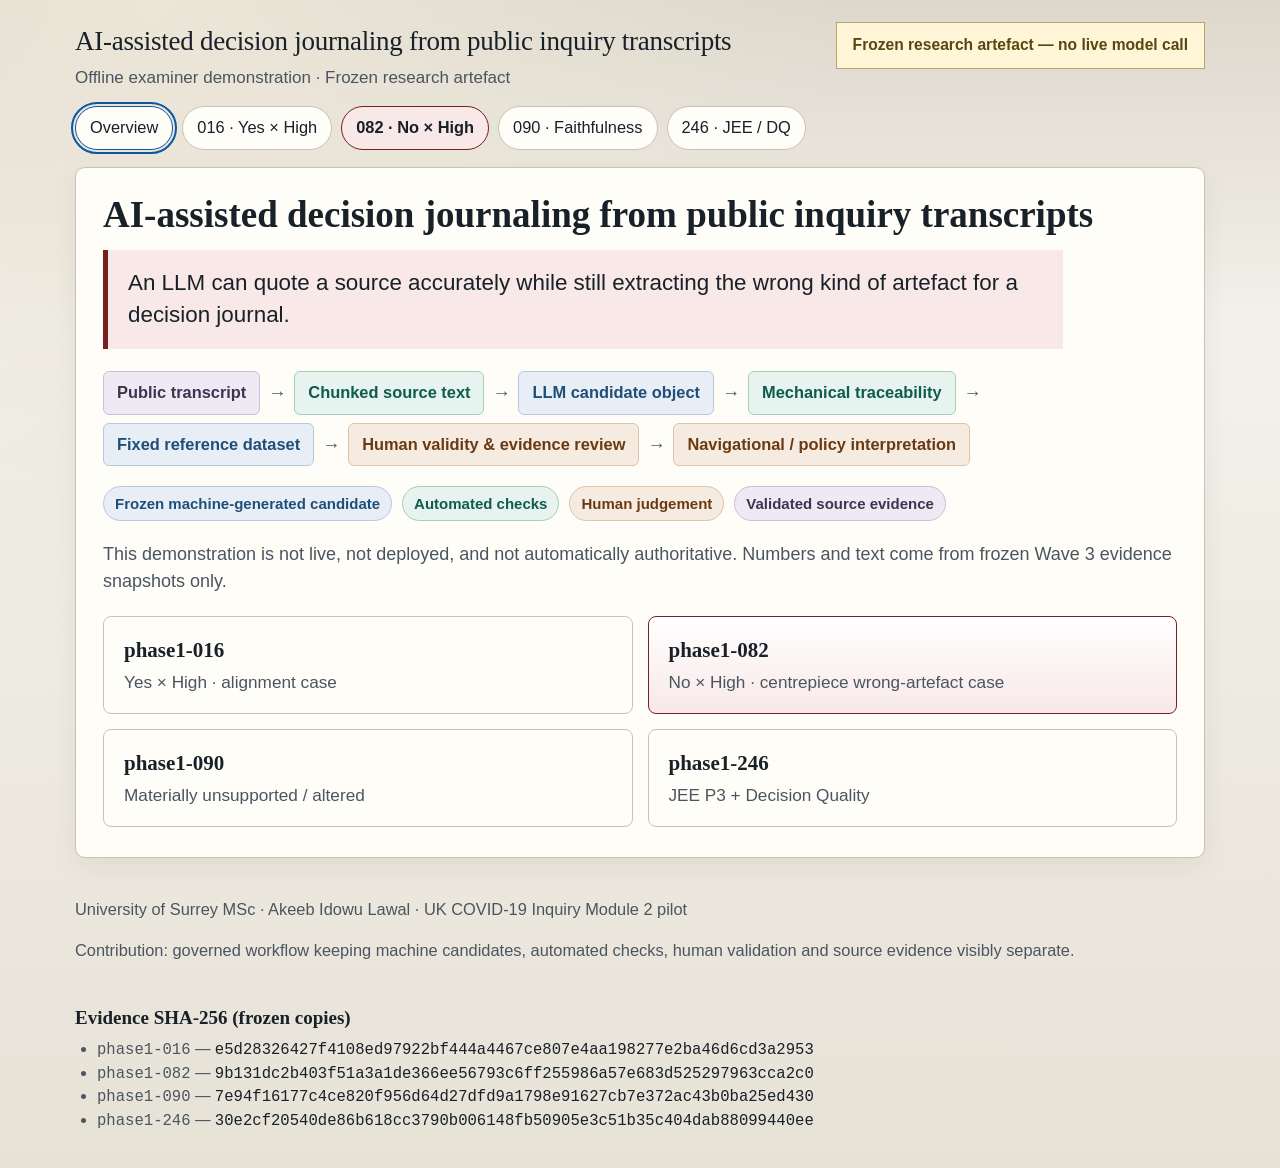
<file: demo/index.html>
<!DOCTYPE html>
<html lang="en-GB">
<head>
  <meta charset="utf-8">
  <meta name="viewport" content="width=device-width, initial-scale=1">
  <title>AI-assisted decision journaling — offline examiner demo</title>
  <link rel="stylesheet" href="demo.css">
</head>
<body>
  <a class="skip" href="#main">Skip to content</a>

  <header class="topbar">
    <div class="brand">
      <p class="brand-name">AI-assisted decision journaling from public inquiry transcripts</p>
      <p class="brand-sub">Offline examiner demonstration · Frozen research artefact</p>
    </div>
    <p class="freeze-banner" role="status">Frozen research artefact — no live model call</p>
  </header>

  <nav class="nav" aria-label="Demo sections">
    <button type="button" class="nav-btn active" data-target="landing">Overview</button>
    <button type="button" class="nav-btn" data-target="case-016">016 · Yes × High</button>
    <button type="button" class="nav-btn centrepiece" data-target="case-082">082 · No × High</button>
    <button type="button" class="nav-btn" data-target="case-090">090 · Faithfulness</button>
    <button type="button" class="nav-btn" data-target="case-246">246 · JEE / DQ</button>
  </nav>

  <main id="main">
    <section id="landing" class="panel active" aria-labelledby="landing-title">
      <h1 id="landing-title">AI-assisted decision journaling from public inquiry transcripts</h1>
      <p class="proposition">
        An LLM can quote a source accurately while still extracting the wrong kind of artefact for a decision journal.
      </p>

      <div class="workflow" aria-label="Frozen two-phase workflow">
        <div class="wf-step source">Public transcript</div>
        <span class="wf-arrow" aria-hidden="true">→</span>
        <div class="wf-step auto">Chunked source text</div>
        <span class="wf-arrow" aria-hidden="true">→</span>
        <div class="wf-step machine">LLM candidate object</div>
        <span class="wf-arrow" aria-hidden="true">→</span>
        <div class="wf-step auto">Mechanical traceability</div>
        <span class="wf-arrow" aria-hidden="true">→</span>
        <div class="wf-step machine">Fixed reference dataset</div>
        <span class="wf-arrow" aria-hidden="true">→</span>
        <div class="wf-step human">Human validity &amp; evidence review</div>
        <span class="wf-arrow" aria-hidden="true">→</span>
        <div class="wf-step human">Navigational / policy interpretation</div>
      </div>

      <ul class="legend">
        <li><span class="chip machine">Frozen machine-generated candidate</span></li>
        <li><span class="chip auto">Automated checks</span></li>
        <li><span class="chip human">Human judgement</span></li>
        <li><span class="chip source">Validated source evidence</span></li>
      </ul>

      <p class="limits">
        This demonstration is not live, not deployed, and not automatically authoritative.
        Numbers and text come from frozen Wave&nbsp;3 evidence snapshots only.
      </p>

      <div class="case-cards">
        <button type="button" class="card" data-target="case-016">
          <strong>phase1-016</strong>
          <span>Yes × High · alignment case</span>
        </button>
        <button type="button" class="card featured" data-target="case-082">
          <strong>phase1-082</strong>
          <span>No × High · centrepiece wrong-artefact case</span>
        </button>
        <button type="button" class="card" data-target="case-090">
          <strong>phase1-090</strong>
          <span>Materially unsupported / altered</span>
        </button>
        <button type="button" class="card" data-target="case-246">
          <strong>phase1-246</strong>
          <span>JEE P3 + Decision Quality</span>
        </button>
      </div>
    </section>

    <section id="case-016" class="panel case-panel" data-evidence="evidence/phase1-016.json" hidden></section>
    <section id="case-082" class="panel case-panel" data-evidence="evidence/phase1-082.json" hidden></section>
    <section id="case-090" class="panel case-panel" data-evidence="evidence/phase1-090.json" hidden></section>
    <section id="case-246" class="panel case-panel" data-evidence="evidence/phase1-246.json" hidden></section>

    <section id="noscript-fallback" class="panel" hidden>
      <h2>JavaScript is required for dynamic case loading</h2>
      <p>Open the evidence JSON files in <code>evidence/</code> and follow <code>DEMO_WALKTHROUGH.md</code>.</p>
    </section>
  </main>

  <footer class="footer">
    <p>University of Surrey MSc · Akeeb Idowu Lawal · UK COVID-19 Inquiry Module&nbsp;2 pilot</p>
    <p class="footer-note">Contribution: governed workflow keeping machine candidates, automated checks, human validation and source evidence visibly separate.</p>
  </footer>

  <noscript>
    <style>
      #landing { display: block !important; }
      .nav-btn { display: none; }
    </style>
    <div class="noscript-box">
      <p><strong>JavaScript is disabled.</strong> Use the printable/static walkthrough in <code>DEMO_WALKTHROUGH.md</code> and open files under <code>evidence/</code>.</p>
    </div>
  </noscript>

  <aside id="hash-panel" class="hash-panel" aria-label="Evidence file hashes">
    <h2 class="hash-title">Evidence SHA-256 (frozen copies)</h2>
    <ul id="hash-list" class="hash-list"></ul>
  </aside>

  <script src="evidence_embed.js"></script>
  <script src="demo.js" defer></script>
</body>
</html>
</file>
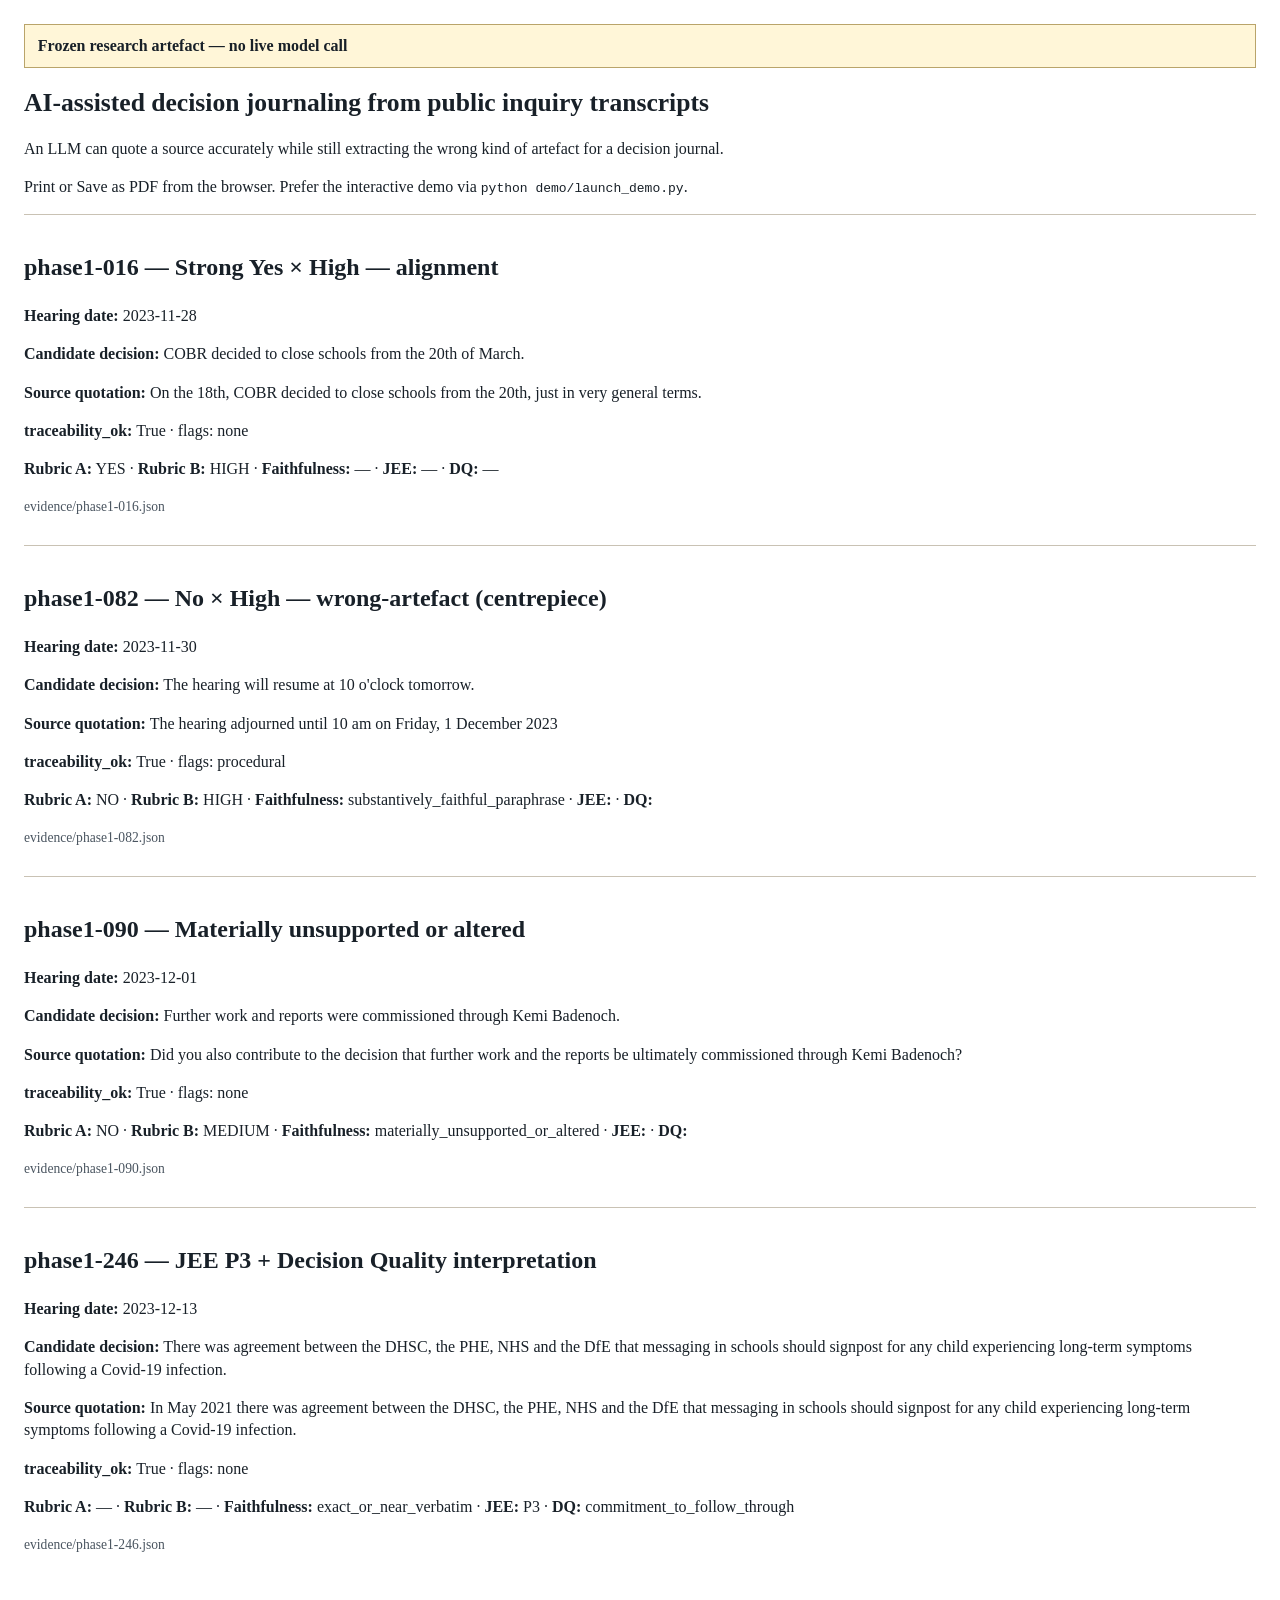
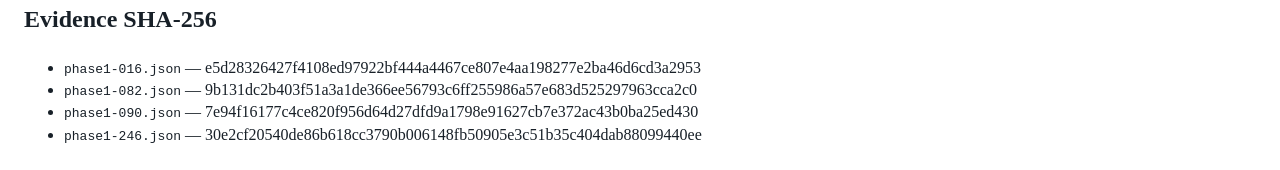
<file: demo/print.html>
<!DOCTYPE html>
<html lang="en-GB">
<head>
  <meta charset="utf-8">
  <title>Printable offline demo — AI-assisted decision journaling</title>
  <style>
    body { font-family: Georgia, "Times New Roman", serif; margin: 1.5rem; color: #182028; line-height: 1.4; }
    h1 { font-size: 1.6rem; }
    .banner { border: 1px solid #b9a46a; background: #fff6d8; padding: 0.6rem 0.8rem; font-weight: 650; }
    .case { border-top: 1px solid #c9c2b4; padding: 1rem 0; page-break-inside: avoid; }
    .path { color: #4a5560; font-size: 0.85rem; }
    @media print { .noprint { display: none; } }
  </style>
</head>
<body>
  <p class="banner">Frozen research artefact — no live model call</p>
  <h1>AI-assisted decision journaling from public inquiry transcripts</h1>
  <p>An LLM can quote a source accurately while still extracting the wrong kind of artefact for a decision journal.</p>
  <p class="noprint">Print or Save as PDF from the browser. Prefer the interactive demo via <code>python demo/launch_demo.py</code>.</p>
  
<section class="case">
  <h2>phase1-016 — Strong Yes × High — alignment</h2>
  <p><strong>Hearing date:</strong> 2023-11-28</p>
  <p><strong>Candidate decision:</strong> COBR decided to close schools from the 20th of March.</p>
  <p><strong>Source quotation:</strong> On the 18th, COBR decided to close schools from the 20th, just in very general terms.</p>
  <p><strong>traceability_ok:</strong> True

     · flags: none</p>
  <p><strong>Rubric A:</strong> YES

     · <strong>Rubric B:</strong> HIGH

     · <strong>Faithfulness:</strong> —

     · <strong>JEE:</strong> —

     · <strong>DQ:</strong> —</p>
  <p class="path">evidence/phase1-016.json</p>
</section>
<section class="case">
  <h2>phase1-082 — No × High — wrong-artefact (centrepiece)</h2>
  <p><strong>Hearing date:</strong> 2023-11-30</p>
  <p><strong>Candidate decision:</strong> The hearing will resume at 10 o&#x27;clock tomorrow.</p>
  <p><strong>Source quotation:</strong> The hearing adjourned until 10 am on Friday, 1 December 2023</p>
  <p><strong>traceability_ok:</strong> True

     · flags: procedural</p>
  <p><strong>Rubric A:</strong> NO

     · <strong>Rubric B:</strong> HIGH

     · <strong>Faithfulness:</strong> substantively_faithful_paraphrase

     · <strong>JEE:</strong> 

     · <strong>DQ:</strong> </p>
  <p class="path">evidence/phase1-082.json</p>
</section>
<section class="case">
  <h2>phase1-090 — Materially unsupported or altered</h2>
  <p><strong>Hearing date:</strong> 2023-12-01</p>
  <p><strong>Candidate decision:</strong> Further work and reports were commissioned through Kemi Badenoch.</p>
  <p><strong>Source quotation:</strong> Did you also contribute to the decision that further work and the reports be ultimately commissioned through Kemi Badenoch?</p>
  <p><strong>traceability_ok:</strong> True

     · flags: none</p>
  <p><strong>Rubric A:</strong> NO

     · <strong>Rubric B:</strong> MEDIUM

     · <strong>Faithfulness:</strong> materially_unsupported_or_altered

     · <strong>JEE:</strong> 

     · <strong>DQ:</strong> </p>
  <p class="path">evidence/phase1-090.json</p>
</section>
<section class="case">
  <h2>phase1-246 — JEE P3 + Decision Quality interpretation</h2>
  <p><strong>Hearing date:</strong> 2023-12-13</p>
  <p><strong>Candidate decision:</strong> There was agreement between the DHSC, the PHE, NHS and the DfE that messaging in schools should signpost for any child experiencing long-term symptoms following a Covid-19 infection.</p>
  <p><strong>Source quotation:</strong> In May 2021 there was agreement between the DHSC, the PHE, NHS and the DfE that messaging in schools should signpost for any child experiencing long-term symptoms following a Covid-19 infection.</p>
  <p><strong>traceability_ok:</strong> True

     · flags: none</p>
  <p><strong>Rubric A:</strong> —

     · <strong>Rubric B:</strong> —

     · <strong>Faithfulness:</strong> exact_or_near_verbatim

     · <strong>JEE:</strong> P3

     · <strong>DQ:</strong> commitment_to_follow_through</p>
  <p class="path">evidence/phase1-246.json</p>
</section>
  <h2>Evidence SHA-256</h2>
  <ul><li><code>phase1-016.json</code> — e5d28326427f4108ed97922bf444a4467ce807e4aa198277e2ba46d6cd3a2953</li><li><code>phase1-082.json</code> — 9b131dc2b403f51a3a1de366ee56793c6ff255986a57e683d525297963cca2c0</li><li><code>phase1-090.json</code> — 7e94f16177c4ce820f956d64d27dfd9a1798e91627cb7e372ac43b0ba25ed430</li><li><code>phase1-246.json</code> — 30e2cf20540de86b618cc3790b006148fb50905e3c51b35c404dab88099440ee</li></ul>
</body>
</html>
</file>
<file: demo/demo.css>
:root {
  --ink: #182028;
  --muted: #4a5560;
  --paper: #f3f1ea;
  --panel: #fffdf8;
  --line: #c9c2b4;
  --machine: #1f4e79;
  --machine-bg: #e8eef6;
  --auto: #0f5c4c;
  --auto-bg: #e6f3ef;
  --human: #6b3a12;
  --human-bg: #f6ebe0;
  --source: #3d3550;
  --source-bg: #eeeaf4;
  --warn: #7a1f1f;
  --warn-bg: #f8e8e8;
  --focus: #0b57a4;
  --max: 1180px;
}

*,
*::before,
*::after {
  box-sizing: border-box;
}

html {
  font-size: 20px;
}

body {
  margin: 0;
  color: var(--ink);
  background:
    radial-gradient(circle at 12% 0%, #ebe6d8 0%, transparent 42%),
    linear-gradient(180deg, #ded8cc 0%, var(--paper) 28%, #e7e2d6 100%);
  font-family: "Segoe UI", "Helvetica Neue", Arial, sans-serif;
  line-height: 1.45;
  min-height: 100vh;
}

.skip {
  position: absolute;
  left: -999px;
  top: 0;
}

.skip:focus {
  left: 1rem;
  top: 1rem;
  z-index: 20;
  background: #fff;
  padding: 0.5rem 0.75rem;
}

.topbar {
  display: flex;
  justify-content: space-between;
  gap: 1rem;
  align-items: flex-start;
  max-width: var(--max);
  margin: 0 auto;
  padding: 1.1rem 1.25rem 0.35rem;
}

.brand-name {
  margin: 0;
  font-family: Georgia, "Times New Roman", serif;
  font-size: 1.35rem;
  letter-spacing: -0.01em;
  max-width: 42rem;
}

.brand-sub {
  margin: 0.25rem 0 0;
  color: var(--muted);
  font-size: 0.85rem;
}

.freeze-banner {
  margin: 0;
  padding: 0.55rem 0.8rem;
  border: 1px solid #b9a46a;
  background: #fff6d8;
  color: #5a4710;
  font-size: 0.78rem;
  font-weight: 650;
  white-space: nowrap;
}

.nav {
  max-width: var(--max);
  margin: 0.4rem auto 0;
  padding: 0 1.25rem;
  display: flex;
  flex-wrap: wrap;
  gap: 0.45rem;
}

.nav-btn,
.card {
  appearance: none;
  border: 1px solid var(--line);
  background: var(--panel);
  color: var(--ink);
  cursor: pointer;
  font: inherit;
}

.nav-btn {
  padding: 0.45rem 0.7rem;
  border-radius: 999px;
  font-size: 0.82rem;
}

.nav-btn.active,
.nav-btn:focus-visible {
  outline: 2px solid var(--focus);
  outline-offset: 2px;
  border-color: var(--focus);
}

.nav-btn.centrepiece {
  border-color: var(--warn);
  background: var(--warn-bg);
  font-weight: 650;
}

main {
  max-width: var(--max);
  margin: 0.85rem auto 2rem;
  padding: 0 1.25rem;
}

.panel {
  display: none;
  background: var(--panel);
  border: 1px solid var(--line);
  border-radius: 10px;
  padding: 1.25rem 1.35rem 1.5rem;
  box-shadow: 0 10px 28px rgba(40, 32, 18, 0.06);
}

.panel.active {
  display: block;
}

h1,
h2,
h3 {
  font-family: Georgia, "Times New Roman", serif;
  line-height: 1.2;
  margin: 0 0 0.65rem;
}

h1 {
  font-size: 1.85rem;
}

h2 {
  font-size: 1.35rem;
}

.proposition {
  font-size: 1.12rem;
  max-width: 48rem;
  margin: 0 0 1.1rem;
  padding: 0.85rem 1rem;
  border-left: 5px solid var(--warn);
  background: var(--warn-bg);
}

.workflow {
  display: flex;
  flex-wrap: wrap;
  gap: 0.4rem;
  align-items: center;
  margin: 0 0 1rem;
}

.wf-step {
  padding: 0.45rem 0.65rem;
  border-radius: 6px;
  border: 1px solid transparent;
  font-size: 0.82rem;
  font-weight: 600;
}

.wf-arrow {
  color: var(--muted);
  font-size: 0.9rem;
}

.legend {
  list-style: none;
  display: flex;
  flex-wrap: wrap;
  gap: 0.5rem;
  padding: 0;
  margin: 0 0 1rem;
}

.chip {
  display: inline-block;
  padding: 0.28rem 0.55rem;
  border-radius: 999px;
  font-size: 0.75rem;
  font-weight: 650;
  border: 1px solid transparent;
}

.machine,
.wf-step.machine,
.chip.machine {
  color: var(--machine);
  background: var(--machine-bg);
  border-color: #b7c8de;
}

.auto,
.wf-step.auto,
.chip.auto {
  color: var(--auto);
  background: var(--auto-bg);
  border-color: #a7cfb8;
}

.human,
.wf-step.human,
.chip.human {
  color: var(--human);
  background: var(--human-bg);
  border-color: #dfc3a5;
}

.source,
.wf-step.source,
.chip.source {
  color: var(--source);
  background: var(--source-bg);
  border-color: #c8bfd8;
}

.limits {
  color: var(--muted);
  font-size: 0.9rem;
  margin: 0 0 1.1rem;
}

.case-cards {
  display: grid;
  grid-template-columns: repeat(2, minmax(0, 1fr));
  gap: 0.75rem;
}

.card {
  text-align: left;
  padding: 0.9rem 1rem;
  border-radius: 8px;
  display: grid;
  gap: 0.25rem;
}

.card strong {
  font-family: Georgia, "Times New Roman", serif;
  font-size: 1.05rem;
}

.card span {
  color: var(--muted);
  font-size: 0.86rem;
}

.card.featured {
  border-color: var(--warn);
  background: linear-gradient(180deg, #fff 0%, var(--warn-bg) 100%);
}

.case-grid {
  display: grid;
  gap: 0.85rem;
}

.block {
  border: 1px solid var(--line);
  border-radius: 8px;
  padding: 0.8rem 0.95rem;
}

.block h3 {
  font-size: 0.95rem;
  margin-bottom: 0.45rem;
  display: flex;
  align-items: center;
  gap: 0.45rem;
}

.meta {
  display: grid;
  grid-template-columns: 11rem 1fr;
  gap: 0.35rem 0.75rem;
  font-size: 0.92rem;
}

.meta dt {
  color: var(--muted);
  font-weight: 600;
}

.meta dd {
  margin: 0;
}

.quote,
.decision {
  margin: 0.35rem 0 0;
  padding: 0.7rem 0.8rem;
  border-radius: 6px;
  font-size: 0.98rem;
}

.quote {
  background: var(--source-bg);
  border-left: 4px solid var(--source);
}

.decision {
  background: var(--machine-bg);
  border-left: 4px solid var(--machine);
}

.diff-pair {
  display: grid;
  grid-template-columns: 1fr 1fr;
  gap: 0.65rem;
}

.diff-label {
  font-size: 0.75rem;
  font-weight: 700;
  text-transform: uppercase;
  letter-spacing: 0.04em;
  color: var(--muted);
}

.teach {
  margin: 0;
  font-size: 1.02rem;
}

.warn-box {
  background: var(--warn-bg);
  border: 1px solid #e0b4b4;
  border-radius: 6px;
  padding: 0.7rem 0.8rem;
  color: var(--warn);
  font-size: 0.9rem;
}

.path {
  font-size: 0.78rem;
  color: var(--muted);
  word-break: break-all;
}

.footer {
  max-width: var(--max);
  margin: 0 auto 1.5rem;
  padding: 0 1.25rem;
  color: var(--muted);
  font-size: 0.82rem;
}

.footer-note {
  margin-top: 0.2rem;
}

.hash-panel {
  max-width: var(--max);
  margin: 0 auto 1rem;
  padding: 0.75rem 1.25rem;
}

.hash-title {
  margin: 0 0 0.4rem;
  font-size: 0.95rem;
  font-family: Georgia, "Times New Roman", serif;
}

.hash-list {
  margin: 0;
  padding-left: 1.1rem;
  font-size: 0.78rem;
  color: var(--muted);
}

.hash-list .hash {
  font-family: Consolas, "Courier New", monospace;
  word-break: break-all;
  color: var(--ink);
}

.noscript-box {
  max-width: var(--max);
  margin: 1rem auto;
  padding: 0.8rem 1rem;
  background: #fff6d8;
  border: 1px solid #b9a46a;
}

@media (max-width: 980px) {
  html { font-size: 18px; }
  .case-cards,
  .diff-pair {
    grid-template-columns: 1fr;
  }
  .freeze-banner {
    white-space: normal;
  }
  .meta {
    grid-template-columns: 1fr;
  }
}

@media (min-width: 1600px) {
  html { font-size: 21px; }
}
</file>
